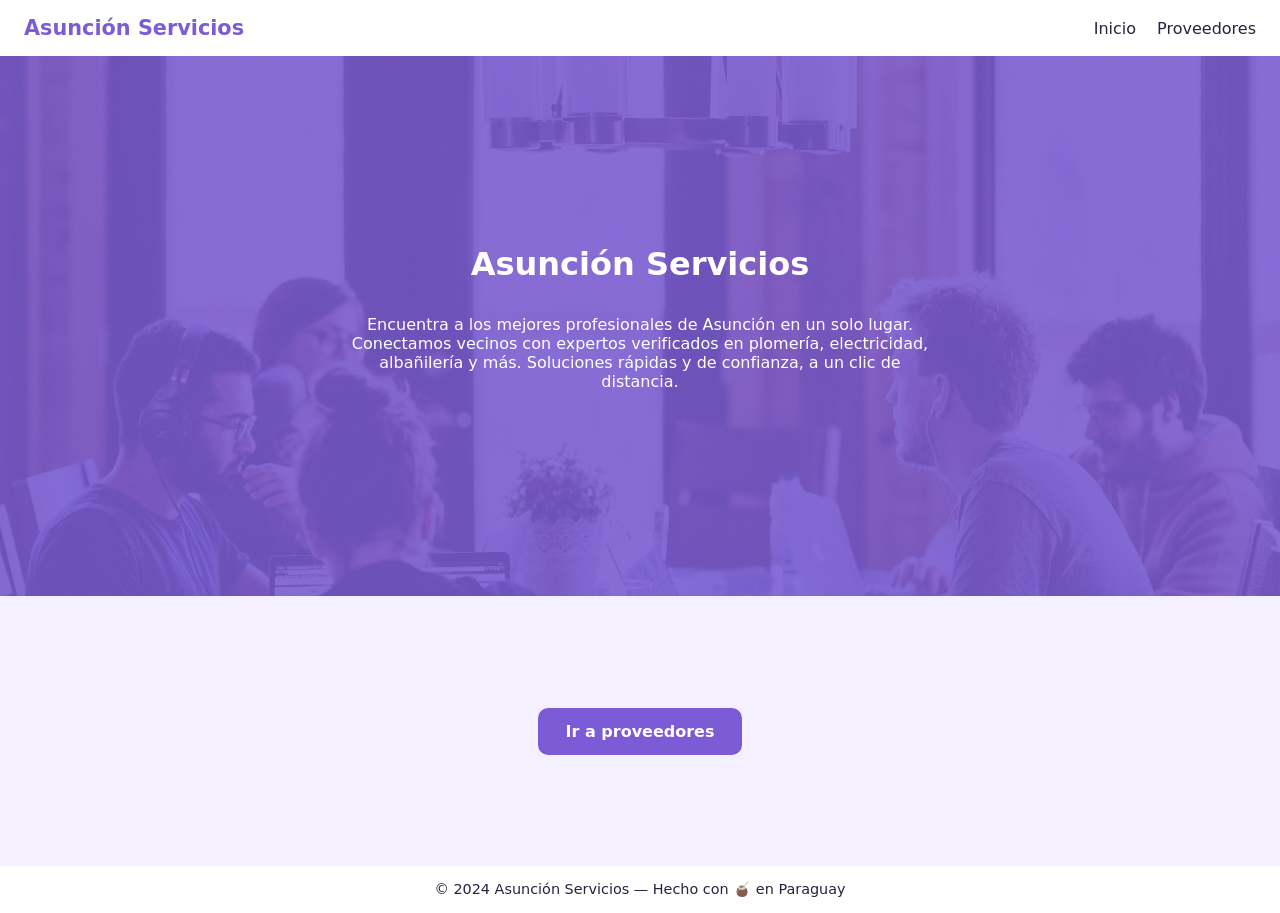
<file: index.html>
<!DOCTYPE html>
<html lang="es">
<head>
  <meta charset="UTF-8">
  <meta name="viewport" content="width=device-width, initial-scale=1.0">
  <meta name="description" content="Encuentra proveedores confiables de servicios locales en Asunción, Paraguay">
  <title>Asunción Servicios — Encuentra proveedores confiables</title>
  <link rel="icon" type="image/png" href="img/icono.png">
  <link rel="stylesheet" href="css/styles.css">
</head>
<body>

  <header>
    <div class="header-index">
      <a href="index.html" class="logo">Asunción Servicios</a>
      <nav>
        <a href="index.html">Inicio</a>
        <a href="proveedores.html">Proveedores</a>
      </nav>
    </div>
  </header>

  <main>
    <div class="main-index-up">
      <h1>Asunción Servicios</h1>
      <p>Encuentra a los mejores profesionales de Asunción en un solo lugar. Conectamos vecinos con expertos verificados en plomería, electricidad, albañilería y más. Soluciones rápidas y de confianza, a un clic de distancia.</p>
    </div>
    
    <div class="main-index-down">
      <a class="enlace-index-proveedores"  href="proveedores.html">Ir a proveedores</a>
    </div>
  
  </main>

  <footer>
    <div class="footer-index">
      © 2024 Asunción Servicios — Hecho con 🧉 en Paraguay
    </div>
  </footer>

</body>
</html>
</file>
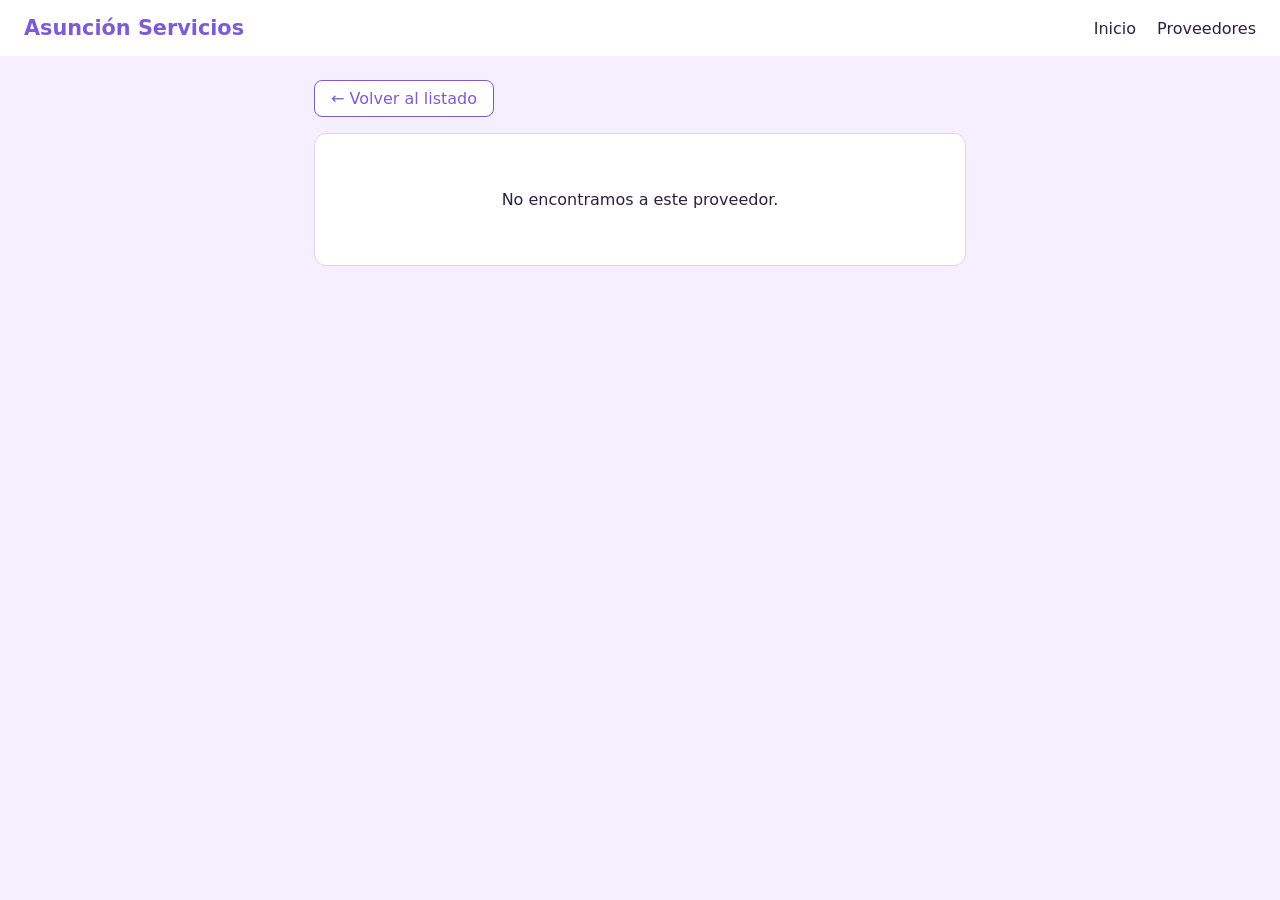
<file: detalle.html>
<!DOCTYPE html>
<html lang="es">
<head>
  <meta charset="UTF-8">
  <meta name="viewport" content="width=device-width, initial-scale=1.0">
  <meta name="description" content="Detalle de proveedor en Asunción, Paraguay">
  <title>Asunción Servicios — Detalle proveedor</title>
  <link rel="icon" type="image/png" href="img/icono.png">
  <link rel="stylesheet" href="css/styles.css">

  <script type="module">
  const contenedor = document.getElementById("detalle")

  // Pausa opcional para ver el "Cargando..." (borrala antes de Lighthouse)
  const pausa = (ms) => new Promise(resolver => setTimeout(resolver, ms))

  // 1) CARGANDO: se muestra antes de pedir los datos
  contenedor.innerHTML = `<p class="estado">Cargando proveedor...</p>`

  try {
    // Pausa para mostrar mensaje de "cargando"
    await pausa(700)

    // 2) Sacamos el id de la URL
    const parametros = new URLSearchParams(window.location.search)
    const id = Number(parametros.get("id"))

    // 3) Traemos todos los proveedores
    const datosBruto = await fetch("data/proveedores.json")
    if (!datosBruto.ok) throw new Error("No se pudo leer el JSON")
    const datosLimpio = await datosBruto.json()

    // 4) Buscamos el que tiene ese id
    const p = datosLimpio.proveedores.find(proveedor => proveedor.id === id)

    if (!p) {
      // 5) SIN RESULTADOS: el id no existe
      contenedor.innerHTML = `<p class="estado">No encontramos a este proveedor.</p>`
    } else {
      // 6) TODO BIEN
      contenedor.innerHTML = `<img class="fotoD" src="${p.foto}" alt="Foto de ${p.nombre}" loading="lazy">
        <h1>${p.nombre}</h1>
        <p>${p.categoria}</p>
        <p>${p.descripcion}</p>
        <p><span class="rating" aria-label="Calificación: ${p.calificacion} de 5">
        ${"★".repeat(Math.round(p.calificacion))}${"☆".repeat(5-Math.round(p.calificacion))}
        </span> ${p.calificacion} de 5</p>
        <p>${p.disponible ? "✅ Disponible" : "❌ No disponible"}</p>
        <p>📍 ${p.zona}</p>
        <a href="tel:${p.telefono}">Llamar</a>
      `
    }

  } catch (error) {
    // 7) ERROR: cualquier falla de arriba cae acá
    contenedor.innerHTML = `<p class="estado error">No pudimos cargar el proveedor. Probá de nuevo más tarde.</p>`
    console.error(error)
  }
  </script>



</head>
<body>

  <header>
    <div class="header-detalle">
      <a href="index.html" class="logo">Asunción Servicios</a>
      <nav>
        <a href="index.html">Inicio</a>
        <a href="proveedores.html">Proveedores</a>
      </nav>
    </div>
  </header>

  <main>
    <div class="contenedor">
      <a href="proveedores.html" class="btn-secundario">← Volver al listado</a>
      <div id="detalle">
        <h1>Detalle del proveedor</h1>
        <p class="estado">Cargando...</p>
      </div>
    </div>
  </main>

</body>
</html>
</file>
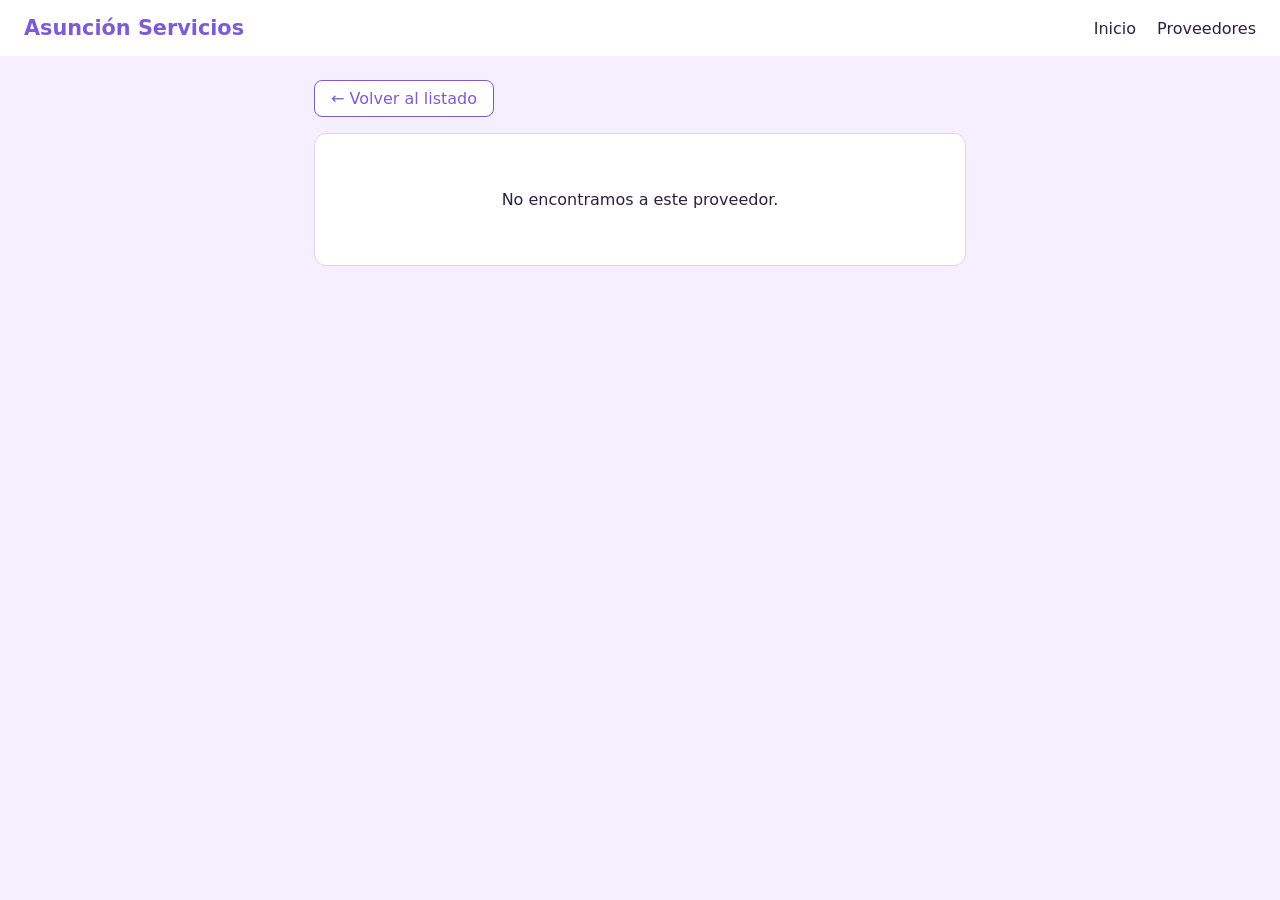
<file: asuncion-servicios/detalle.html>
<!DOCTYPE html>
<html lang="es">
<head>
  <meta charset="UTF-8">
  <meta name="viewport" content="width=device-width, initial-scale=1.0">
  <meta name="description" content="Detalle de proveedor en Asunción, Paraguay">
  <title>Asunción Servicios — Detalle proveedor</title>
  <link rel="icon" type="image/png" href="img/icono.png">
  <link rel="stylesheet" href="css/styles.css">

  <script type="module">
  const contenedor = document.getElementById("detalle")

  // Pausa opcional para ver el "Cargando..." (borrala antes de Lighthouse)
  const pausa = (ms) => new Promise(resolver => setTimeout(resolver, ms))

  // 1) CARGANDO: se muestra antes de pedir los datos
  contenedor.innerHTML = `<p class="estado">Cargando proveedor...</p>`

  try {
    // Pausa para mostrar mensaje de "cargando"
    await pausa(700)

    // 2) Sacamos el id de la URL
    const parametros = new URLSearchParams(window.location.search)
    const id = Number(parametros.get("id"))

    // 3) Traemos todos los proveedores
    const datosBruto = await fetch("data/proveedores.json")
    if (!datosBruto.ok) throw new Error("No se pudo leer el JSON")
    const datosLimpio = await datosBruto.json()

    // 4) Buscamos el que tiene ese id
    const p = datosLimpio.proveedores.find(proveedor => proveedor.id === id)

    if (!p) {
      // 5) SIN RESULTADOS: el id no existe
      contenedor.innerHTML = `<p class="estado">No encontramos a este proveedor.</p>`
    } else {
      // 6) TODO BIEN
      contenedor.innerHTML = `
        <h1>${p.nombre}</h1>
        <p>${p.categoria}</p>
        <p>${p.descripcion}</p>
        <p>⭐ ${p.calificacion}</p>
        <p>📍 ${p.zona}</p>
        <a href="tel:${p.telefono}">Llamar</a>
      `
    }

  } catch (error) {
    // 7) ERROR: cualquier falla de arriba cae acá
    contenedor.innerHTML = `<p class="estado error">No pudimos cargar el proveedor. Probá de nuevo más tarde.</p>`
    console.error(error)
  }
  </script>



</head>
<body>

  <header>
    <div class="header-detalle">
      <a href="index.html" class="logo">Asunción Servicios</a>
      <nav>
        <a href="index.html">Inicio</a>
        <a href="proveedores.html">Proveedores</a>
      </nav>
    </div>
  </header>

  <main>
    <div class="contenedor">
      <a href="proveedores.html" class="btn-secundario">← Volver al listado</a>
      <div id="detalle">
        <h1>Detalle del proveedor</h1>
        <p class="estado">Cargando...</p>
      </div>
    </div>
  </main>

</body>
</html>
</file>
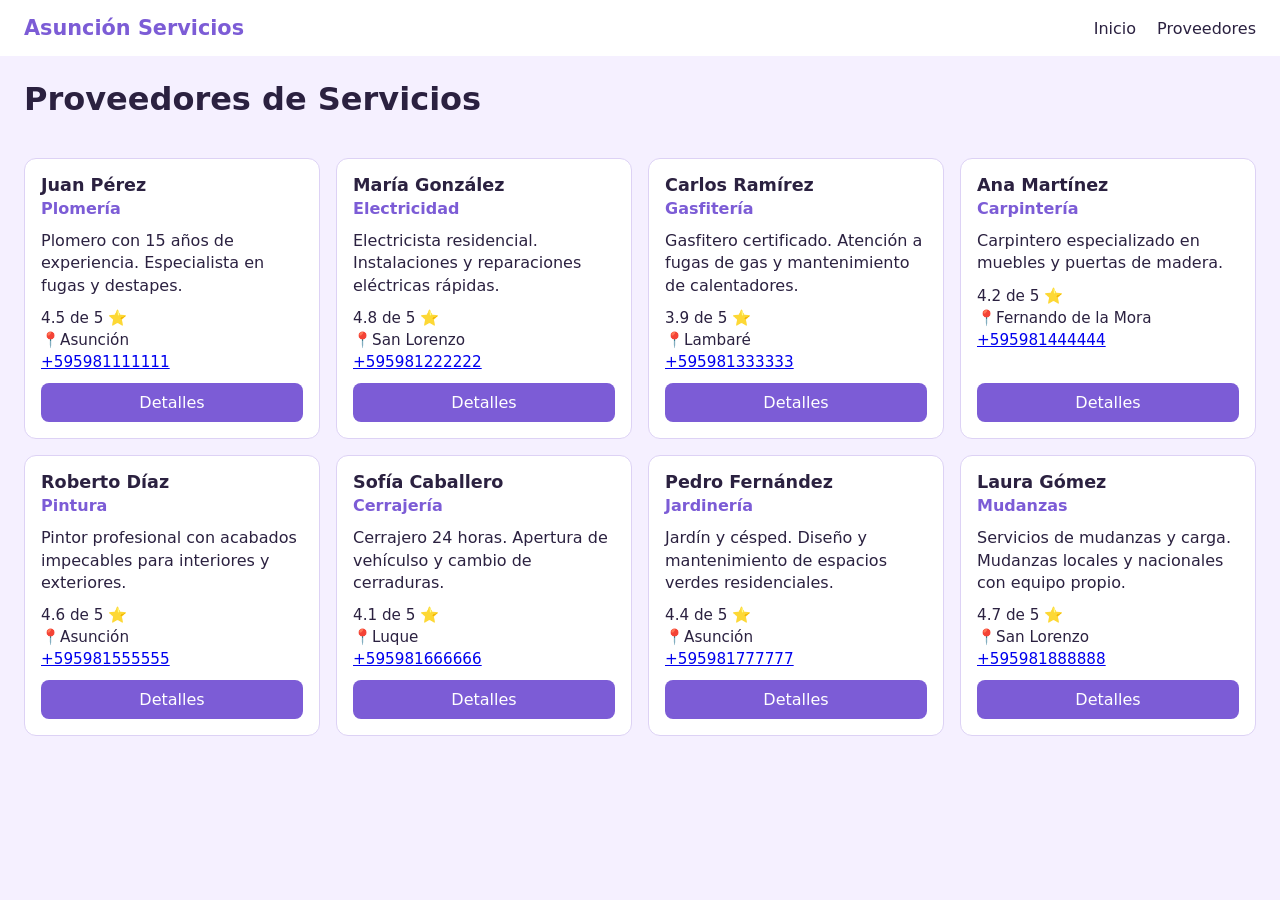
<file: asuncion-servicios/proveedores.html>
<!DOCTYPE html>
<html lang="es">
<head>
  <meta charset="UTF-8">
  <meta name="viewport" content="width=device-width, initial-scale=1.0">
  <meta name="description" content="Directorio de proveedores de servicios locales en Asunción, Paraguay">
  <title>Asunción Servicios — Proveedores</title>
  <link rel="icon" type="image/png" href="img/icono.png">
  <link rel="stylesheet" href="css/styles.css">

  <script type="module">
  const tarjetas = document.getElementById("tarjetas")

  // 1) CARGANDO: se muestra antes de pedir los datos

  // Pausa para mostrar mensaje de "cargando"
  const pausa = (ms) => new Promise(resolver => setTimeout(resolver, ms))
    
  try {
    await pausa(700)

    const datosBruto = await fetch("data/proveedores.json")

    // Si el archivo no existe (404), forzamos el error
    if (!datosBruto.ok) throw new Error("No se pudo leer el JSON")

    const datosLimpio = await datosBruto.json()
    const proveedores = datosLimpio.proveedores

    // 2) SIN RESULTADOS: el array llegó vacío
    if (proveedores.length === 0) {
      tarjetas.innerHTML = `<p class="estado">No hay proveedores disponibles.</p>`
    } else {
      // 3) TODO BIEN: tarjetas de proveedores
      tarjetas.innerHTML = datosLimpio.proveedores.map(p =>`
      <article class="tarjeta">
        
        <header class="headerP">
          <h2>${p.nombre}</h2>
          <p>${p.categoria}</p>
          </header>
          
          <p class="descripcionP">${p.descripcion}</p>
          
          <ul class="datosP">
            <li>${p.calificacion} de 5 ⭐</li>
            <li>📍${p.zona}</li>
            <li><a href="tel:${p.telefono}">${p.telefono}</a></li>
            </ul>
            
            <a class="DetallesP" href="detalle.html?id=${p.id}">Detalles</a>
            
            </article>
            `).join("")
    }

  } catch (error) {
    // 4) ERROR: cualquier falla de arriba cae acá
    tarjetas.innerHTML = `<p class="estado error">No pudimos cargar los proveedores. Probá de nuevo más tarde.</p>`
    console.error(error)
  }
  </script>

</head>
<body>

  <header>
    <div class="header-proveedores">
      <a href="index.html" class="logo">Asunción Servicios</a>
      <nav>
        <a href="index.html">Inicio</a>
        <a href="proveedores.html">Proveedores</a>
      </nav>
    </div>
  </header>

    <main>

      <h1>Proveedores de Servicios</h1>
      <section id="tarjetas">
      <p class="estado">Cargando proveedores...</p>
      </section>
    
    </main>

</body>

</html>
</file>
<file: css/styles.css>
/* =====================================================
   ASUNCIÓN SERVICIOS — styles.css
   Organizado por página:
     1. VARIABLES Y BASE (todas las páginas)
     2. INDEX.HTML
     3. PROVEEDORES.HTML
     4. DETALLE.HTML
   Para cambiar los colores de todo el sitio, editá las
   variables de la sección 1.
   ===================================================== */


/* =====================================================
   1. VARIABLES Y BASE (se usa en las 3 páginas)
   ===================================================== */

:root {
  --lila: #7c5cd6;
  --lila-oscuro: #5a3fb0;
  --lila-claro: #f5f0ff;
  --borde: #ddd2f5;
  --texto: #2b2140;
  --blanco: #ffffff;
}

* {
  box-sizing: border-box;
}

body {
  margin: 0;
  font-family: system-ui, sans-serif;
  background: var(--lila-claro);
  color: var(--texto);
}

h1 {
  margin: 0 0 16px;
}

/* Enlace del logo (aparece en el header de las 3 páginas) */
.logo {
  font-size: 1.3rem;
  font-weight: 700;
  color: var(--lila);
  text-decoration: none;
}

/* Menú de navegación (Inicio / Proveedores) */
nav a {
  margin-left: 16px;
  color: var(--texto);
  text-decoration: none;
}

nav a:hover {
  color: var(--lila);
}


/* =====================================================
   2. INDEX.HTML
   Clases: .header-index  .main-index-up  .main-index-down
           .enlace-index-proveedores  .footer-index
   ===================================================== */

/* Barra de arriba */
.header-index {
  display: flex;
  justify-content: space-between;
  align-items: center;
  padding: 16px 24px;
  background: var(--blanco);
}

/* Mitad superior: título y texto */
.main-index-up {
  min-height: 60vh;
  display: flex;
  flex-direction: column;
  justify-content: center;
  align-items: center;
  text-align: center;
  padding: 24px;
  color: var(--blanco);

    /* 1. Fondo: Primero el "filtro" lila semitransparente, luego la imagen */
  background-image: 
    linear-gradient(rgba(124, 92, 214, 0.85), rgba(124, 92, 214, .850)), 
    url('../img/fondo-index.jpg');

  /* 2. Ajustes para que la imagen cubra todo el espacio */
  background-size: cover;
  background-position: center;
  background-repeat: no-repeat;
}


.main-index-up p {
  max-width: 600px;
}

/* Mitad inferior: botón */
.main-index-down {
  min-height: 30vh;
  display: flex;
  justify-content: center;
  align-items: center;
  background: var(--lila-claro);
}

/* Botón que lleva a proveedores.html */
.enlace-index-proveedores {
  padding: 14px 28px;
  background: var(--lila);
  color: var(--blanco);
  text-decoration: none;
  font-weight: 600;
  border-radius: 10px;
}

.enlace-index-proveedores:hover {
  background: var(--lila-oscuro);
}

/* Pie de página */
.footer-index {
  padding: 15px;
  text-align: center;
  font-size: 0.9rem;
  background: var(--blanco);
  
}


/* =====================================================
   3. PROVEEDORES.HTML
   Clases: .header-proveedores  .tarjeta  .headerP
           .descripcionP  .datosP  .DetallesP
   Id:     #tarjetas
   ===================================================== */


/* Filtro por categoria */
#filtro {
  margin: 0 24px;
  padding: 8px;
  color: var(--blanco);
  background: var(--lila);
}

/* Barra de arriba */
.header-proveedores {
  display: flex;
  justify-content: space-between;
  align-items: center;
  padding: 16px 24px;
  background: var(--blanco);
}

/* El título h1 y las tarjetas viven dentro de <main> */
main > h1 {
  padding: 24px 24px 0;
}

/* Contenedor de todas las tarjetas (se adapta al ancho) */
#tarjetas {
  display: grid;
  grid-template-columns: repeat(auto-fill, minmax(260px, 1fr));
  gap: 16px;
  padding: 24px;
}

/* Cada tarjeta */
.tarjeta {
  display: flex;
  flex-direction: column;
  gap: 12px;
  padding: 16px;
  background: var(--blanco);
  border: 1px solid var(--borde);
  border-radius: 12px;
}

/* Nombre y categoría */
.headerP h2 {
  margin: 0;
  font-size: 1.1rem;
}

.headerP p {
  margin: 4px 0 0;
  color: var(--lila);
  font-weight: 600;
}

/* Descripción */
.descripcionP {
  margin: 0;
  line-height: 1.4;
}

/* Lista: calificación, zona y teléfono */
.datosP {
  margin: 0;
  padding: 0;
  list-style: none;
  display: flex;
  flex-direction: column;
  gap: 4px;
  font-size: 0.95rem;
}

/* Botón "Detalles" */
.DetallesP {
  margin-top: auto;
  padding: 10px;
  background: var(--lila);
  color: var(--blanco);
  text-align: center;
  text-decoration: none;
  border-radius: 8px;
}
/* Imagen de proveedores */
.fotoP {
  width: 100%;
  height: 180px;
  object-fit: cover;
  border-radius: 8px;
}

.DetallesP:hover {
  background: var(--lila-oscuro);
}

/* Estados de carga */
.estado {
  grid-column: 1 / -1;
  text-align: center;
  padding: 24px;
}

.estado.error {
  color: #b3261e;
}
/* =====================================================
   4. DETALLE.HTML
   Clases: .header-detalle  .contenedor  .btn-secundario
   Id:     #detalle
   ===================================================== */

/* Barra de arriba */
.header-detalle {
  display: flex;
  justify-content: space-between;
  align-items: center;
  padding: 16px 24px;
  background: var(--blanco);
}

/* Caja centrada que envuelve todo el contenido */
.contenedor {
  max-width: 700px;
  margin: 0 auto;
  padding: 24px;
}

/* Botón "← Volver al listado" */
.btn-secundario {
  display: inline-block;
  margin-bottom: 16px;
  padding: 8px 16px;
  color: var(--lila);
  text-decoration: none;
  border: 1px solid var(--lila);
  border-radius: 8px;
  background: var(--blanco);
}

.btn-secundario:hover {
  background: var(--lila);
  color: var(--blanco);
}

/* Aquí se dibuja el proveedor (lo llena el JavaScript) */
#detalle {
  padding: 24px;
  background: var(--blanco);
  border: 1px solid var(--borde);
  border-radius: 12px;
}

#detalle p {
  margin: 8px 0;
}
</file>
<file: asuncion-servicios/css/styles.css>
/* =====================================================
   ASUNCIÓN SERVICIOS — styles.css
   Organizado por página:
     1. VARIABLES Y BASE (todas las páginas)
     2. INDEX.HTML
     3. PROVEEDORES.HTML
     4. DETALLE.HTML
   Para cambiar los colores de todo el sitio, editá las
   variables de la sección 1.
   ===================================================== */


/* =====================================================
   1. VARIABLES Y BASE (se usa en las 3 páginas)
   ===================================================== */

:root {
  --lila: #7c5cd6;
  --lila-oscuro: #5a3fb0;
  --lila-claro: #f5f0ff;
  --borde: #ddd2f5;
  --texto: #2b2140;
  --blanco: #ffffff;
}

* {
  box-sizing: border-box;
}

body {
  margin: 0;
  font-family: system-ui, sans-serif;
  background: var(--lila-claro);
  color: var(--texto);
}

h1 {
  margin: 0 0 16px;
}

/* Enlace del logo (aparece en el header de las 3 páginas) */
.logo {
  font-size: 1.3rem;
  font-weight: 700;
  color: var(--lila);
  text-decoration: none;
}

/* Menú de navegación (Inicio / Proveedores) */
nav a {
  margin-left: 16px;
  color: var(--texto);
  text-decoration: none;
}

nav a:hover {
  color: var(--lila);
}


/* =====================================================
   2. INDEX.HTML
   Clases: .header-index  .main-index-up  .main-index-down
           .enlace-index-proveedores  .footer-index
   ===================================================== */

/* Barra de arriba */
.header-index {
  display: flex;
  justify-content: space-between;
  align-items: center;
  padding: 16px 24px;
  background: var(--blanco);
}

/* Mitad superior: título y texto */
.main-index-up {
  min-height: 60vh;
  display: flex;
  flex-direction: column;
  justify-content: center;
  align-items: center;
  text-align: center;
  padding: 24px;
  color: var(--blanco);

    /* 1. Fondo: Primero el "filtro" lila semitransparente, luego la imagen */
  background-image: 
    linear-gradient(rgba(124, 92, 214, 0.85), rgba(124, 92, 214, .850)), 
    url('../img/fondo-index.jpg');

  /* 2. Ajustes para que la imagen cubra todo el espacio */
  background-size: cover;
  background-position: center;
  background-repeat: no-repeat;
}


.main-index-up p {
  max-width: 600px;
}

/* Mitad inferior: botón */
.main-index-down {
  min-height: 30vh;
  display: flex;
  justify-content: center;
  align-items: center;
  background: var(--lila-claro);
}

/* Botón que lleva a proveedores.html */
.enlace-index-proveedores {
  padding: 14px 28px;
  background: var(--lila);
  color: var(--blanco);
  text-decoration: none;
  font-weight: 600;
  border-radius: 10px;
}

.enlace-index-proveedores:hover {
  background: var(--lila-oscuro);
}

/* Pie de página */
.footer-index {
  padding: 15px;
  text-align: center;
  font-size: 0.9rem;
  background: var(--blanco);
  
}


/* =====================================================
   3. PROVEEDORES.HTML
   Clases: .header-proveedores  .tarjeta  .headerP
           .descripcionP  .datosP  .DetallesP
   Id:     #tarjetas
   ===================================================== */

/* Barra de arriba */
.header-proveedores {
  display: flex;
  justify-content: space-between;
  align-items: center;
  padding: 16px 24px;
  background: var(--blanco);
}

/* El título h1 y las tarjetas viven dentro de <main> */
main > h1 {
  padding: 24px 24px 0;
}

/* Contenedor de todas las tarjetas (se adapta al ancho) */
#tarjetas {
  display: grid;
  grid-template-columns: repeat(auto-fill, minmax(260px, 1fr));
  gap: 16px;
  padding: 24px;
}

/* Cada tarjeta */
.tarjeta {
  display: flex;
  flex-direction: column;
  gap: 12px;
  padding: 16px;
  background: var(--blanco);
  border: 1px solid var(--borde);
  border-radius: 12px;
}

/* Nombre y categoría */
.headerP h2 {
  margin: 0;
  font-size: 1.1rem;
}

.headerP p {
  margin: 4px 0 0;
  color: var(--lila);
  font-weight: 600;
}

/* Descripción */
.descripcionP {
  margin: 0;
  line-height: 1.4;
}

/* Lista: calificación, zona y teléfono */
.datosP {
  margin: 0;
  padding: 0;
  list-style: none;
  display: flex;
  flex-direction: column;
  gap: 4px;
  font-size: 0.95rem;
}

/* Botón "Detalles" */
.DetallesP {
  margin-top: auto;
  padding: 10px;
  background: var(--lila);
  color: var(--blanco);
  text-align: center;
  text-decoration: none;
  border-radius: 8px;
}

.DetallesP:hover {
  background: var(--lila-oscuro);
}

/* Estados de carga */
.estado {
  grid-column: 1 / -1;
  text-align: center;
  padding: 24px;
}

.estado.error {
  color: #b3261e;
}
/* =====================================================
   4. DETALLE.HTML
   Clases: .header-detalle  .contenedor  .btn-secundario
   Id:     #detalle
   ===================================================== */

/* Barra de arriba */
.header-detalle {
  display: flex;
  justify-content: space-between;
  align-items: center;
  padding: 16px 24px;
  background: var(--blanco);
}

/* Caja centrada que envuelve todo el contenido */
.contenedor {
  max-width: 700px;
  margin: 0 auto;
  padding: 24px;
}

/* Botón "← Volver al listado" */
.btn-secundario {
  display: inline-block;
  margin-bottom: 16px;
  padding: 8px 16px;
  color: var(--lila);
  text-decoration: none;
  border: 1px solid var(--lila);
  border-radius: 8px;
  background: var(--blanco);
}

.btn-secundario:hover {
  background: var(--lila);
  color: var(--blanco);
}

/* Aquí se dibuja el proveedor (lo llena el JavaScript) */
#detalle {
  padding: 24px;
  background: var(--blanco);
  border: 1px solid var(--borde);
  border-radius: 12px;
}

#detalle p {
  margin: 8px 0;
}
</file>
